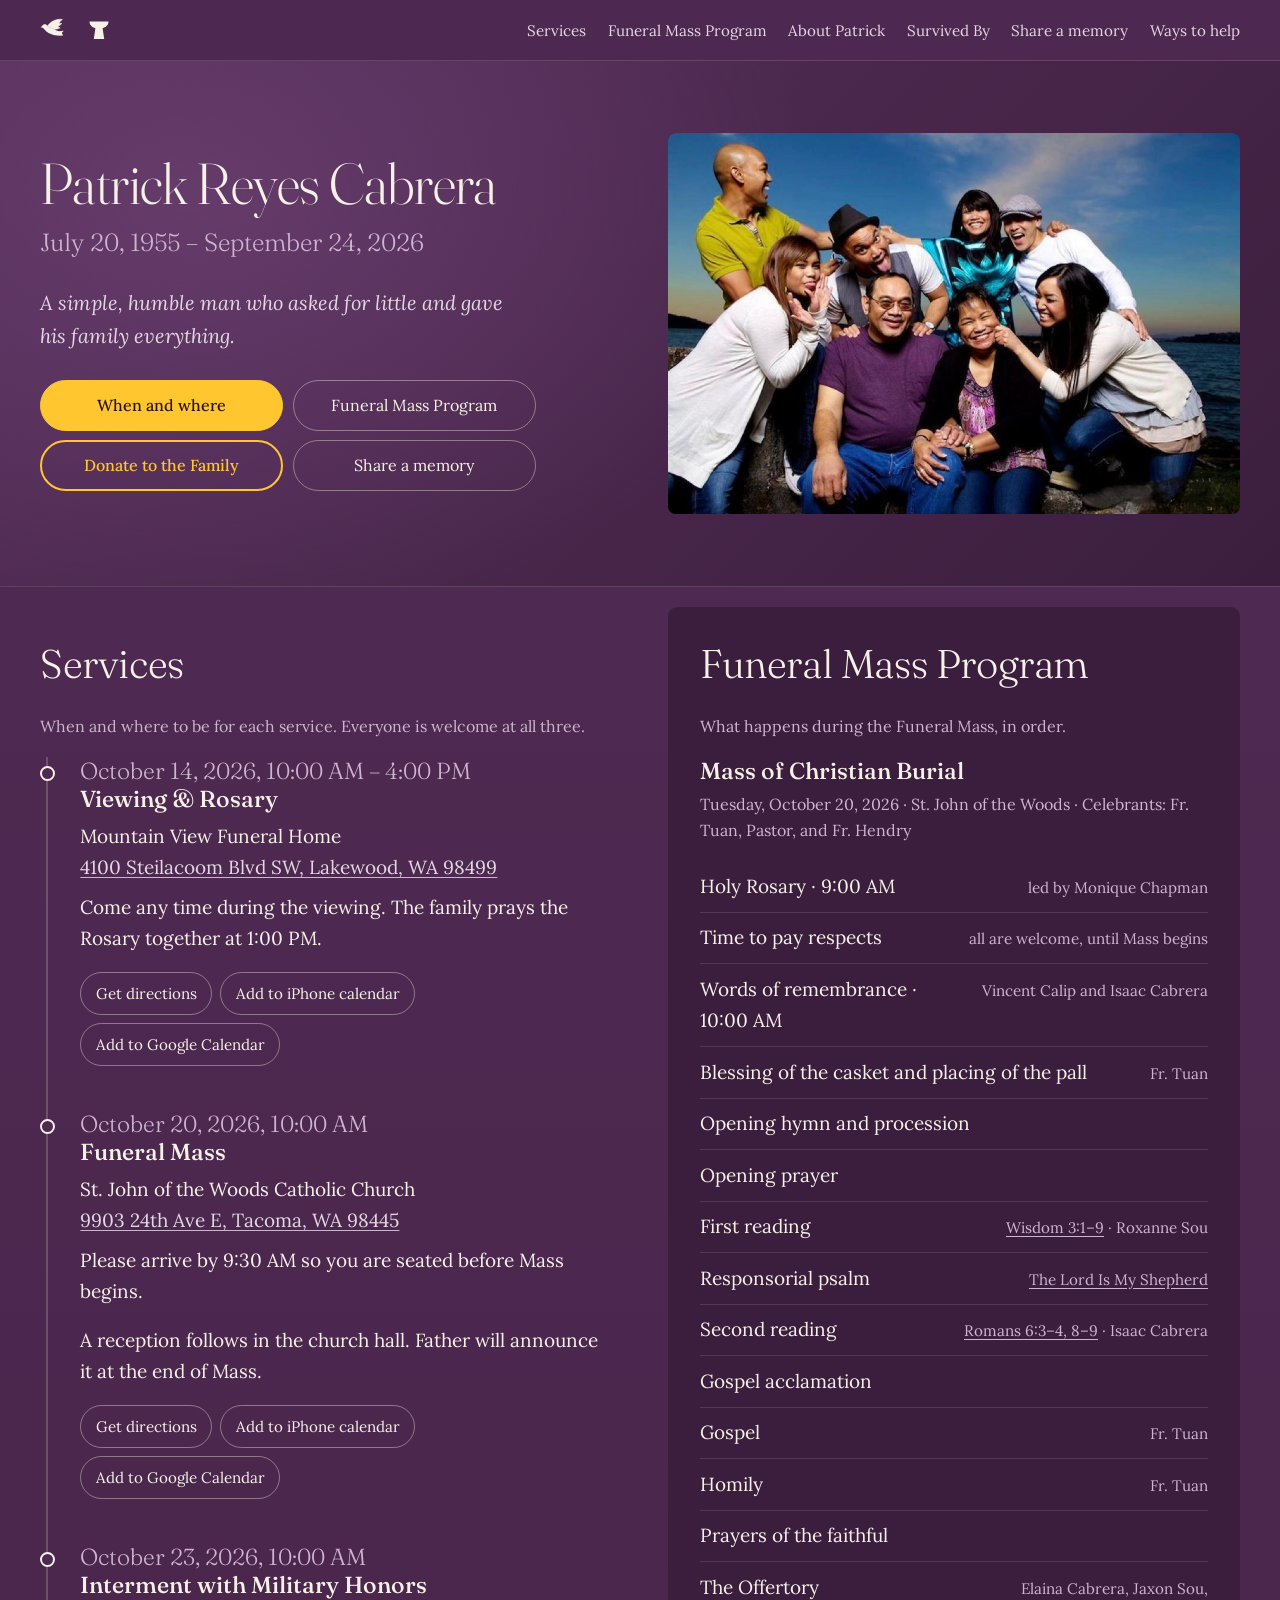
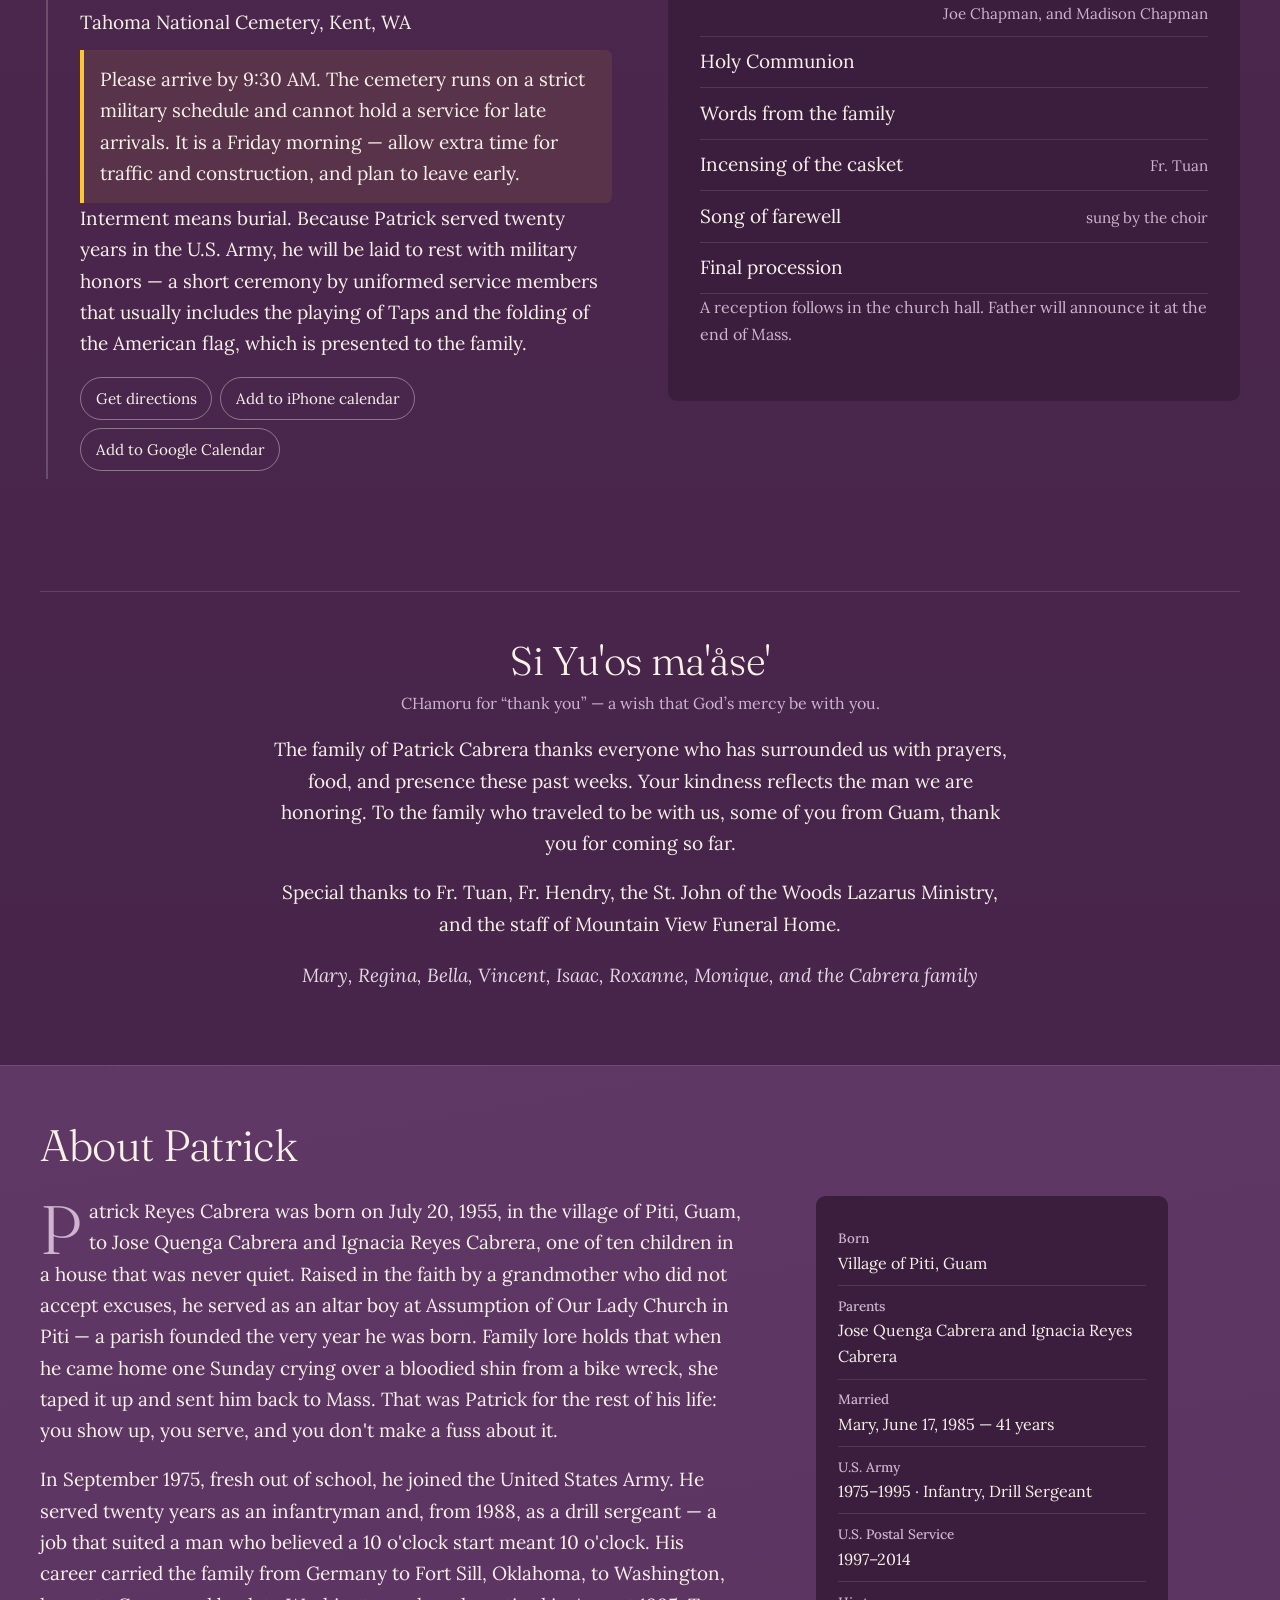
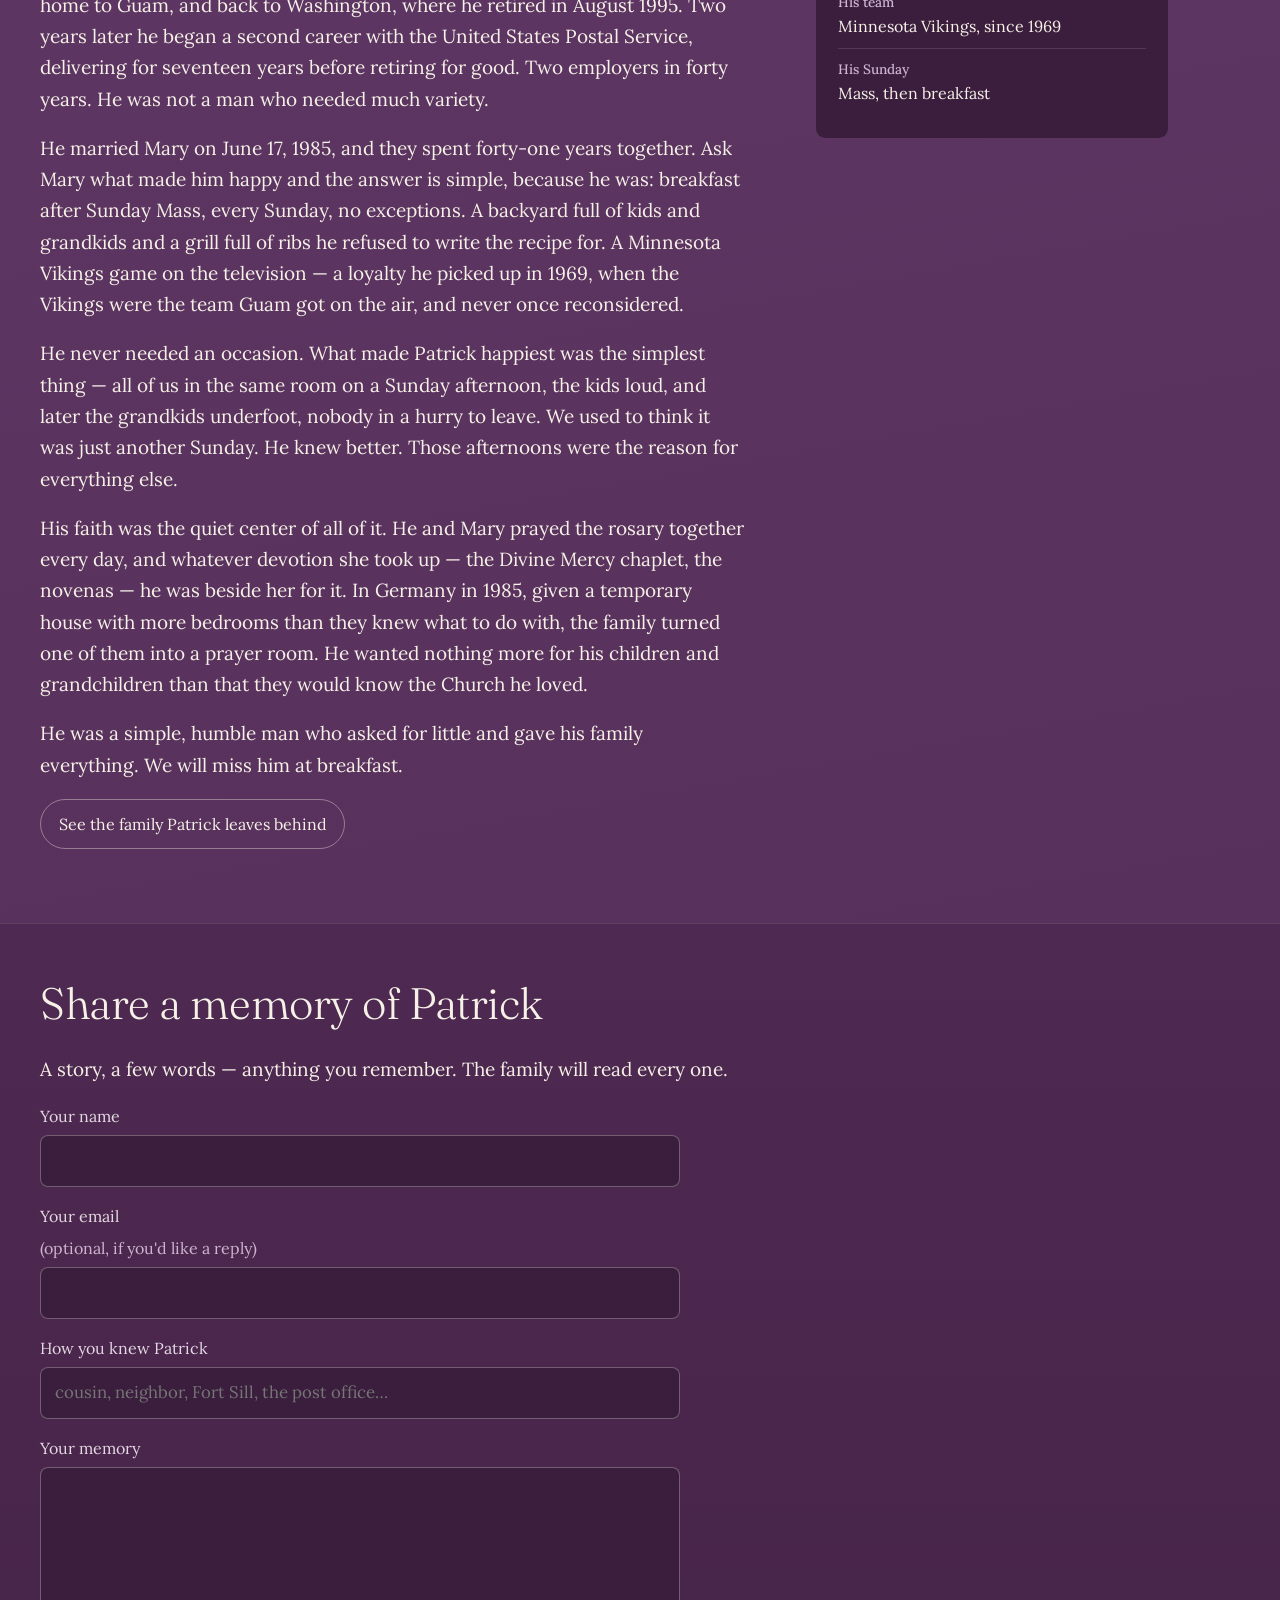
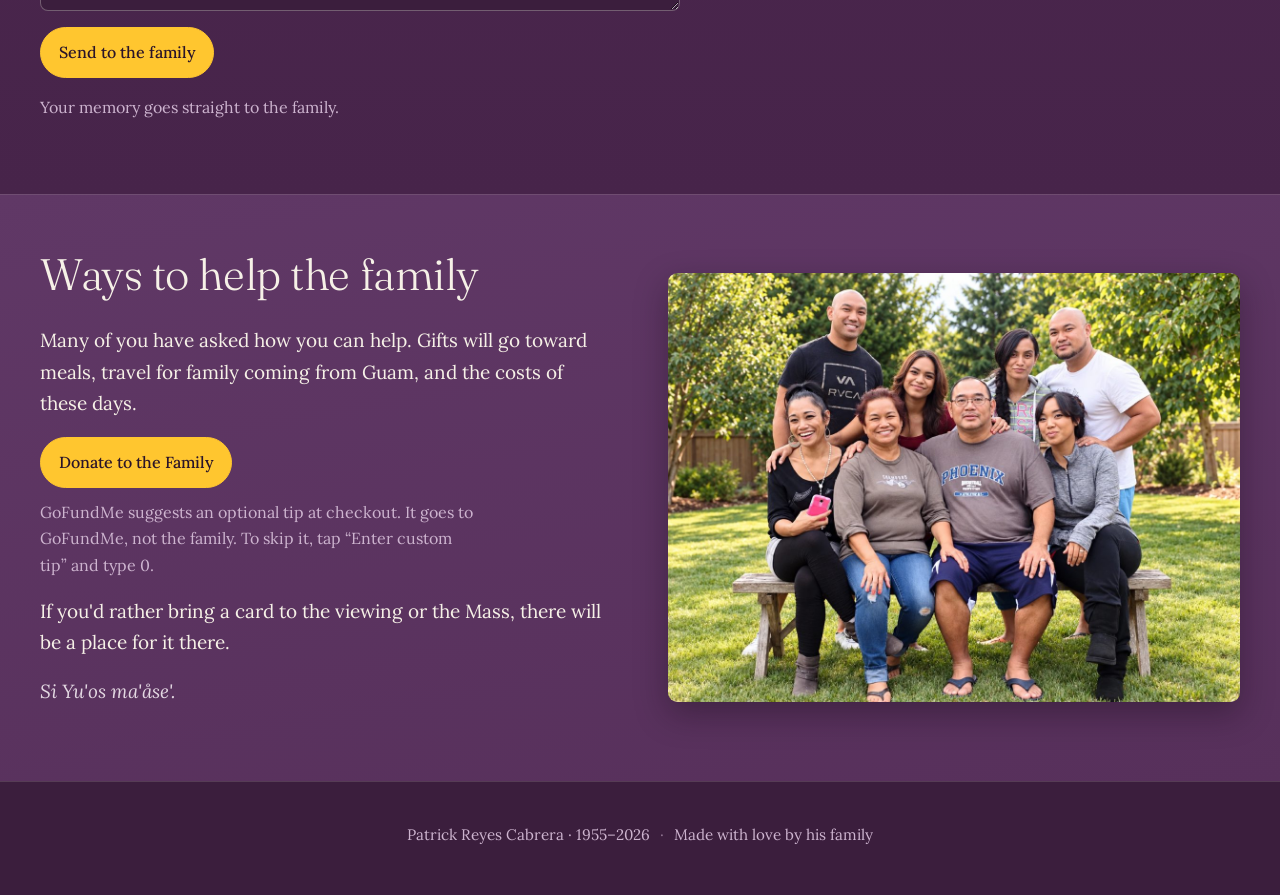
<file: index.html>
<!DOCTYPE html>
<!-- Generated by build.js from template.html + data.json. Do not edit this file directly. -->
<html lang="en">
<head>
<meta charset="utf-8">
<meta name="viewport" content="width=device-width, initial-scale=1, viewport-fit=cover">
<title>Patrick Reyes Cabrera · 1955–2026</title>
<meta name="description" content="Services, Funeral Mass program, and memories for Patrick Reyes Cabrera, July 20, 1955 – September 24, 2026.">
<link rel="preconnect" href="https://fonts.googleapis.com">
<link rel="preconnect" href="https://fonts.gstatic.com" crossorigin>
<link href="https://fonts.googleapis.com/css2?family=Fraunces:ital,opsz,wght@0,9..144,300;0,9..144,500;1,9..144,300&family=Lora:ital,wght@0,400;0,500;1,400&display=swap" rel="stylesheet">
<link rel="stylesheet" href="styles.css?v=23f5c890">
<script>document.documentElement.classList.add('js')</script>
</head>
<body>
<nav class="nav" aria-label="Site">
  <div class="wrap">
    <div class="marks">
      <a class="brand home" href="#top" aria-label="Home"><svg viewBox="0 0 24 24" width="28" height="28" aria-hidden="true" focusable="false"><g fill="currentColor"><path d="M2.2 9.6L3.6 8.6C4 7.4 5.2 6.8 6.4 7.1C7.2 7.3 7.8 7.9 8.1 8.6L13.9 11.4C15.2 12.2 16.6 12.8 18.2 13L22 12.6L20.4 14.6L21.6 16.8C18.6 17 15.8 16.8 13.3 16.2C10.2 15.5 7.4 14 5.8 11.8C5.2 11 4.6 10.4 3.9 10.1Z"/><path class="wing" stroke="currentColor" stroke-width=".4" stroke-linejoin="round" d="M8.1 8.6C9.6 6.2 12.6 3.8 16.4 3C18 2.7 19.6 2.7 21 3C19.6 3.9 18.6 5 17.9 6.2C18.9 6.1 19.8 6.2 20.5 6.5C19.2 7.4 18 8.4 16.9 9.4C17.7 9.5 18.4 9.8 19 10.2C17.4 11 15.6 11.4 13.9 11.4Z"/></g></svg></a>
      <a class="latte" href="#about" aria-label="About Patrick" title="About Patrick"><svg viewBox="0 0 24 24" width="24" height="24" aria-hidden="true" focusable="false"><path fill="currentColor" d="M2.5 3.5H21.5C21.5 7 18.8 9.4 15.6 10.2L17.2 21H6.8L8.4 10.2C5.2 9.4 2.5 7 2.5 3.5Z"/></svg></a>
    </div>
    <button class="menu-toggle" type="button" aria-expanded="false" aria-controls="site-menu" aria-label="Menu"><svg viewBox="0 0 24 24" width="26" height="26" aria-hidden="true" focusable="false" fill="none" stroke="currentColor" stroke-width="2" stroke-linecap="round"><path class="bars" d="M4 7h16M4 12h16M4 17h16"/><path class="x" d="M6 6l12 12M18 6L6 18"/></svg></button>
    <ul id="site-menu">
      <li><a href="#services">Services</a></li>
      <li><a href="#program">Funeral Mass Program</a></li>
      <li><a href="#about">About Patrick</a></li>
      <li><a href="survived-by/">Survived By</a></li>
      <li><a href="#memories">Share a memory</a></li>
      <li><a href="#give">Ways to help</a></li>
    </ul>
  </div>
</nav>

<header class="hero" id="top">
  <div class="slides" aria-label="Family photos">
    <figure class="slide" style="margin:0">
      <img src="photos/family.jpg" alt="Patrick and Mary seated on a seawall at sunset, surrounded by their laughing children" width="960" height="640">
    </figure>
  </div>
  <div class="wrap">
    <h1>Patrick Reyes Cabrera</h1>
    <p class="dates">July 20, 1955 – September 24, 2026</p>
    <p class="lede">A simple, humble man who asked for little and gave his family everything.</p>
    <div class="quick">
      <a class="btn gold" href="#services">When and where</a>
      <a class="btn" href="program/">Funeral Mass Program</a>
      <a class="btn gold-outline" href="https://www.gofundme.com/f/supporting-our-mom-after-the-loss-of-our-dad-jjjbe">Donate to the Family</a>
      <a class="btn" href="#memories">Share a memory</a>
    </div>
  </div>
</header>

<main>
<!-- Services and Funeral Mass Program sit side by side on desktop -->
<div class="plan">
<section id="services">
  <div class="wrap">
    <h2>Services</h2>
    <p class="muted small">When and where to be for each service. Everyone is welcome at all three.</p>
    <div class="events">

      <article class="event">
        <h3><span class="when"><span class="nw">October 14, 2026,</span> <span class="nw">10:00 AM – 4:00 PM</span></span> Viewing &amp; Rosary</h3>
        <p class="where">Mountain View Funeral Home<br><a href="https://maps.google.com/?q=4100+Steilacoom+Blvd+SW,+Lakewood,+WA+98499">4100 Steilacoom Blvd SW, Lakewood, WA 98499</a></p>
        <p>Come any time during the viewing. The family prays the Rosary together at 1:00 PM.</p>
        <div class="links">
          <a class="btn" href="https://maps.google.com/?q=4100+Steilacoom+Blvd+SW,+Lakewood,+WA+98499">Get directions</a>
          <a class="btn" href="calendar/viewing.ics">Add to iPhone calendar</a>
          <a class="btn" href="https://calendar.google.com/calendar/render?action=TEMPLATE&amp;text=Viewing+%26+Rosary+%C2%B7+Patrick+Cabrera&amp;dates=20261014T100000%2F20261014T160000&amp;ctz=America%2FLos_Angeles&amp;location=Mountain+View+Funeral+Home%2C+4100+Steilacoom+Blvd+SW%2C+Lakewood%2C+WA+98499&amp;details=10%3A00+AM+%E2%80%93+4%3A00+PM+%C2%B7+Rosary+at+1%3A00+PM%0A%0ACome+any+time+during+the+viewing.+The+family+prays+the+Rosary+together+at+1%3A00+PM.">Add to Google Calendar</a>
        </div>
      </article>

      <article class="event">
        <h3><span class="when"><span class="nw">October 20, 2026,</span> <span class="nw">10:00 AM</span></span> Funeral Mass</h3>
        <p class="where">St. John of the Woods Catholic Church<br><a href="https://maps.google.com/?q=9903+24th+Ave+E,+Tacoma,+WA+98445">9903 24th Ave E, Tacoma, WA 98445</a></p>
        <p>Please arrive by 9:30 AM so you are seated before Mass begins.</p>
        <p>A reception follows in the church hall. Father will announce it at the end of Mass.</p>
        <div class="links">
          <a class="btn" href="https://maps.google.com/?q=9903+24th+Ave+E,+Tacoma,+WA+98445">Get directions</a>
          <a class="btn" href="calendar/funeral-mass.ics">Add to iPhone calendar</a>
          <a class="btn" href="https://calendar.google.com/calendar/render?action=TEMPLATE&amp;text=Funeral+Mass+%C2%B7+Patrick+Cabrera&amp;dates=20261020T090000%2F20261020T113000&amp;ctz=America%2FLos_Angeles&amp;location=St.+John+of+the+Woods+Catholic+Church%2C+9903+24th+Ave+E%2C+Tacoma%2C+WA+98445&amp;details=Mass+begins+promptly+at+10%3A00+AM+%C2%B7+Rosary+at+9%3A00+AM%0A%0APlease+arrive+by+9%3A30+AM+so+you+are+seated+before+Mass+begins.%0A%0AA+reception+follows+in+the+church+hall.+Father+will+announce+it+at+the+end+of+Mass.">Add to Google Calendar</a>
        </div>
      </article>

      <article class="event">
        <h3><span class="when"><span class="nw">October 23, 2026,</span> <span class="nw">10:00 AM</span></span> Interment with Military Honors</h3>
        <p class="where">Tahoma National Cemetery, Kent, WA</p>
        <div class="notice"><p>Please arrive by 9:30 AM. The cemetery runs on a strict military schedule and cannot hold a service for late arrivals. It is a Friday morning — allow extra time for traffic and construction, and plan to leave early.</p></div>
        <p>Interment means burial. Because Patrick served twenty years in the U.S. Army, he will be laid to rest with military honors — a short ceremony by uniformed service members that usually includes the playing of Taps and the folding of the American flag, which is presented to the family.</p>
        <div class="links">
          <a class="btn" href="https://maps.google.com/?q=Tahoma+National+Cemetery,+Kent,+WA">Get directions</a>
          <a class="btn" href="calendar/interment.ics">Add to iPhone calendar</a>
          <a class="btn" href="https://calendar.google.com/calendar/render?action=TEMPLATE&amp;text=Interment+with+Military+Honors+%C2%B7+Patrick+Cabrera&amp;dates=20261023T093000%2F20261023T110000&amp;ctz=America%2FLos_Angeles&amp;location=Tahoma+National+Cemetery%2C+Kent%2C+WA&amp;details=10%3A00+AM+%C2%B7+Please+arrive+by+9%3A30+AM%0A%0AInterment+means+burial.+Because+Patrick+served+twenty+years+in+the+U.S.+Army%2C+he+will+be+laid+to+rest+with+military+honors+%E2%80%94+a+short+ceremony+by+uniformed+service+members+that+usually+includes+the+playing+of+Taps+and+the+folding+of+the+American+flag%2C+which+is+presented+to+the+family.%0A%0AThe+cemetery+runs+on+a+strict+military+schedule+and+cannot+hold+a+service+for+late+arrivals.+It+is+a+Friday+morning+%E2%80%94+allow+extra+time+for+traffic+and+construction%2C+and+plan+to+leave+early.">Add to Google Calendar</a>
        </div>
      </article>

    </div>
  </div>
</section>

<section id="program">
  <div class="wrap">
    <h2>Funeral Mass Program</h2>
    <p class="muted small">What happens during the Funeral Mass, in order.</p>
    <div class="program">
      <div>
        <h3>Mass of Christian Burial</h3>
        <p class="small muted">Tuesday, October 20, 2026 · St. John of the Woods · Celebrants: Fr. Tuan, Pastor, and Fr. Hendry</p>
        <ol class="order">
          <li><span>Holy Rosary · 9:00 AM</span><span>led by Monique Chapman</span></li>
          <li><span>Time to pay respects</span><span>all are welcome, until Mass begins</span></li>
          <li><span>Words of remembrance · 10:00 AM</span><span>Vincent Calip and Isaac Cabrera</span></li>
          <li><span>Blessing of the casket and placing of the pall</span><span>Fr. Tuan</span></li>
          <li><span>Opening hymn and procession</span><span></span></li>
          <li><span>Opening prayer</span><span></span></li>
          <li><span>First reading</span><span><a href="https://bible.usccb.org/bible/wisdom/3">Wisdom 3:1–9</a> · Roxanne Sou</span></li>
          <li><span>Responsorial psalm</span><span><a href="https://bible.usccb.org/bible/psalms/23">The Lord Is My Shepherd</a></span></li>
          <li><span>Second reading</span><span><a href="https://bible.usccb.org/bible/romans/6">Romans 6:3–4, 8–9</a> · Isaac Cabrera</span></li>
          <li><span>Gospel acclamation</span><span></span></li>
          <li><span>Gospel</span><span>Fr. Tuan</span></li>
          <li><span>Homily</span><span>Fr. Tuan</span></li>
          <li><span>Prayers of the faithful</span><span></span></li>
          <li><span>The Offertory</span><span><span class="nw">Elaina Cabrera,</span> <span class="nw">Jaxon Sou,</span> <span class="nw">Joe Chapman,</span> <span class="nw">and Madison Chapman</span></span></li>
          <li><span>Holy Communion</span><span></span></li>
          <li><span>Words from the family</span><span></span></li>
          <li><span>Incensing of the casket</span><span>Fr. Tuan</span></li>
          <li><span>Song of farewell</span><span>sung by the choir</span></li>
          <li><span>Final procession</span><span></span></li>
        </ol>
        <p class="small muted">A reception follows in the church hall. Father will announce it at the end of Mass.</p>
      </div>
    </div>
  </div>
</section>

<section id="thanks" class="thanks" aria-labelledby="thanks-h">
  <div class="wrap">
    <h2 id="thanks-h" lang="ch">Si Yu'os ma'åse'</h2>
    <p class="small muted">CHamoru for “thank you” — a wish that God’s mercy be with you.</p>
    <p>The family of Patrick Cabrera thanks everyone who has surrounded us with prayers, food, and presence these past weeks. Your kindness reflects the man we are honoring. To the family who traveled to be with us, some of you from Guam, thank you for coming so far.</p>
    <p>Special thanks to Fr. Tuan, Fr. Hendry, the St. John of the Woods Lazarus Ministry, and the staff of Mountain View Funeral Home.</p>
    <p class="lede-small">Mary, Regina, Bella, Vincent, Isaac, Roxanne, Monique, and the Cabrera family</p>
  </div>
</section>
</div>

<section id="about">
  <div class="wrap">
    <h2>About Patrick</h2>
    <div class="bio">
      <div class="text">
        <p>Patrick Reyes Cabrera was born on July 20, 1955, in the village of Piti, Guam, to Jose Quenga Cabrera and Ignacia Reyes Cabrera, one of ten children in a house that was never quiet. Raised in the faith by a grandmother who did not accept excuses, he served as an altar boy at Assumption of Our Lady Church in Piti — a parish founded the very year he was born. Family lore holds that when he came home one Sunday crying over a bloodied shin from a bike wreck, she taped it up and sent him back to Mass. That was Patrick for the rest of his life: you show up, you serve, and you don't make a fuss about it.</p>
        <p>In September 1975, fresh out of school, he joined the United States Army. He served twenty years as an infantryman and, from 1988, as a drill sergeant — a job that suited a man who believed a 10 o'clock start meant 10 o'clock. His career carried the family from Germany to Fort Sill, Oklahoma, to Washington, home to Guam, and back to Washington, where he retired in August 1995. Two years later he began a second career with the United States Postal Service, delivering for seventeen years before retiring for good. Two employers in forty years. He was not a man who needed much variety.</p>
        <p>He married Mary on June 17, 1985, and they spent forty-one years together. Ask Mary what made him happy and the answer is simple, because he was: breakfast after Sunday Mass, every Sunday, no exceptions. A backyard full of kids and grandkids and a grill full of ribs he refused to write the recipe for. A Minnesota Vikings game on the television — a loyalty he picked up in 1969, when the Vikings were the team Guam got on the air, and never once reconsidered.</p>
        <p>He never needed an occasion. What made Patrick happiest was the simplest thing — all of us in the same room on a Sunday afternoon, the kids loud, and later the grandkids underfoot, nobody in a hurry to leave. We used to think it was just another Sunday. He knew better. Those afternoons were the reason for everything else.</p>
        <p>His faith was the quiet center of all of it. He and Mary prayed the rosary together every day, and whatever devotion she took up — the Divine Mercy chaplet, the novenas — he was beside her for it. In Germany in 1985, given a temporary house with more bedrooms than they knew what to do with, the family turned one of them into a prayer room. He wanted nothing more for his children and grandchildren than that they would know the Church he loved.</p>
        <p>He was a simple, humble man who asked for little and gave his family everything. We will miss him at breakfast.</p>
        <p><a class="btn" href="survived-by/">See the family Patrick leaves behind</a></p>
      </div>
      <aside><ul class="facts">
        <li><b>Born</b>Village of Piti, Guam</li>
        <li><b>Parents</b>Jose Quenga Cabrera and Ignacia Reyes Cabrera</li>
        <li><b>Married</b>Mary, June 17, 1985 — 41 years</li>
        <li><b>U.S. Army</b>1975–1995 · Infantry, Drill Sergeant</li>
        <li><b>U.S. Postal Service</b>1997–2014</li>
        <li><b>His team</b>Minnesota Vikings, since 1969</li>
        <li><b>His Sunday</b>Mass, then breakfast</li>
      </ul></aside>
    </div>
  </div>
</section>

<section id="memories">
  <div class="wrap">
    <h2>Share a memory of Patrick</h2>
    <p>A story, a few words — anything you remember. The family will read every one.</p>
    <form id="memoryForm" action="https://formspree.io/f/moejwren" method="POST">
      <input type="hidden" name="_subject" value="A memory of Patrick">
      <p class="hp" aria-hidden="true"><label>Leave this empty<input name="_gotcha" tabindex="-1" autocomplete="off"></label></p>
      <label>Your name<input name="name" required autocomplete="name"></label>
      <label>Your email <span class="muted">(optional, if you'd like a reply)</span><input name="email" type="email" autocomplete="email" inputmode="email"></label>
      <label>How you knew Patrick<input name="relationship" placeholder="cousin, neighbor, Fort Sill, the post office…"></label>
      <label>Your memory<textarea name="memory" required></textarea></label>
      <div><button class="btn gold" type="submit">Send to the family</button></div>
      <p class="small muted" id="formNote" role="status" aria-live="polite">Your memory goes straight to the family.</p>
    </form>
  </div>
</section>
<section id="give">
  <div class="wrap give-grid">
    <div class="give-text">
      <h2>Ways to help the family</h2>
      <p>Many of you have asked how you can help. Gifts will go toward meals, travel for family coming from Guam, and the costs of these days.</p>
      <p><a class="btn gold" href="https://www.gofundme.com/f/supporting-our-mom-after-the-loss-of-our-dad-jjjbe">Donate to the Family</a></p>
      <p class="small muted tip-note">GoFundMe suggests an optional tip at checkout. It goes to GoFundMe, not the family. To skip it, tap “Enter custom tip” and type 0.</p>
      <p>If you'd rather bring a card to the viewing or the Mass, there will be a place for it there.</p>
      <p class="lede-small" lang="ch">Si Yu'os ma'åse'.</p>
    </div>
    <figure class="give-photo"><img src="photos/family-backyard.jpg" alt="Patrick seated on a wooden bench in a sunny backyard, surrounded by smiling family" width="1200" height="900" loading="lazy" decoding="async"></figure>
  </div>
</section>

</main>

<footer>
  <div class="wrap">
    <p class="footline"><span>Patrick Reyes Cabrera · 1955–2026</span><span>Made with love by his family</span></p>
  </div>
</footer>

<script>
// phone menu: open/close, close after choosing a link or pressing Escape
(function(){
  var nav=document.querySelector('.nav'), btn=nav.querySelector('.menu-toggle');
  function set(open){ nav.classList.toggle('open',open); btn.setAttribute('aria-expanded',open); }
  btn.addEventListener('click',function(){ set(!nav.classList.contains('open')); });
  nav.querySelectorAll('#site-menu a').forEach(function(a){ a.addEventListener('click',function(){ set(false); }); });
  document.addEventListener('keydown',function(e){ if(e.key==='Escape'&&nav.classList.contains('open')){ set(false); btn.focus(); } });
})();
(function(){
  var f=document.getElementById('memoryForm');
  // Sends to Formspree without leaving the page; without JavaScript the form still posts normally.
  var note=document.getElementById('formNote'), btn=f.querySelector('button[type=submit]');
  f.addEventListener('submit',function(e){
    e.preventDefault();
    var d=new FormData(f);
    d.set('_subject','A memory of Patrick from '+(d.get('name')||'a friend'));
    btn.disabled=true; note.textContent='Sending…';
    fetch(f.action,{method:'POST',body:d,headers:{Accept:'application/json'}})
      .then(function(r){ if(!r.ok) throw new Error(r.status); f.reset(); note.textContent='Thank you. Your memory was sent to the family.'; })
      .catch(function(){ note.textContent='Sorry, that didn\'t go through. Please check your connection and try again.'; })
      .then(function(){ btn.disabled=false; });
  });
})();
</script>
<script src="flowers.js?v=d448aa0e" defer></script>
</body>
</html>
</file>
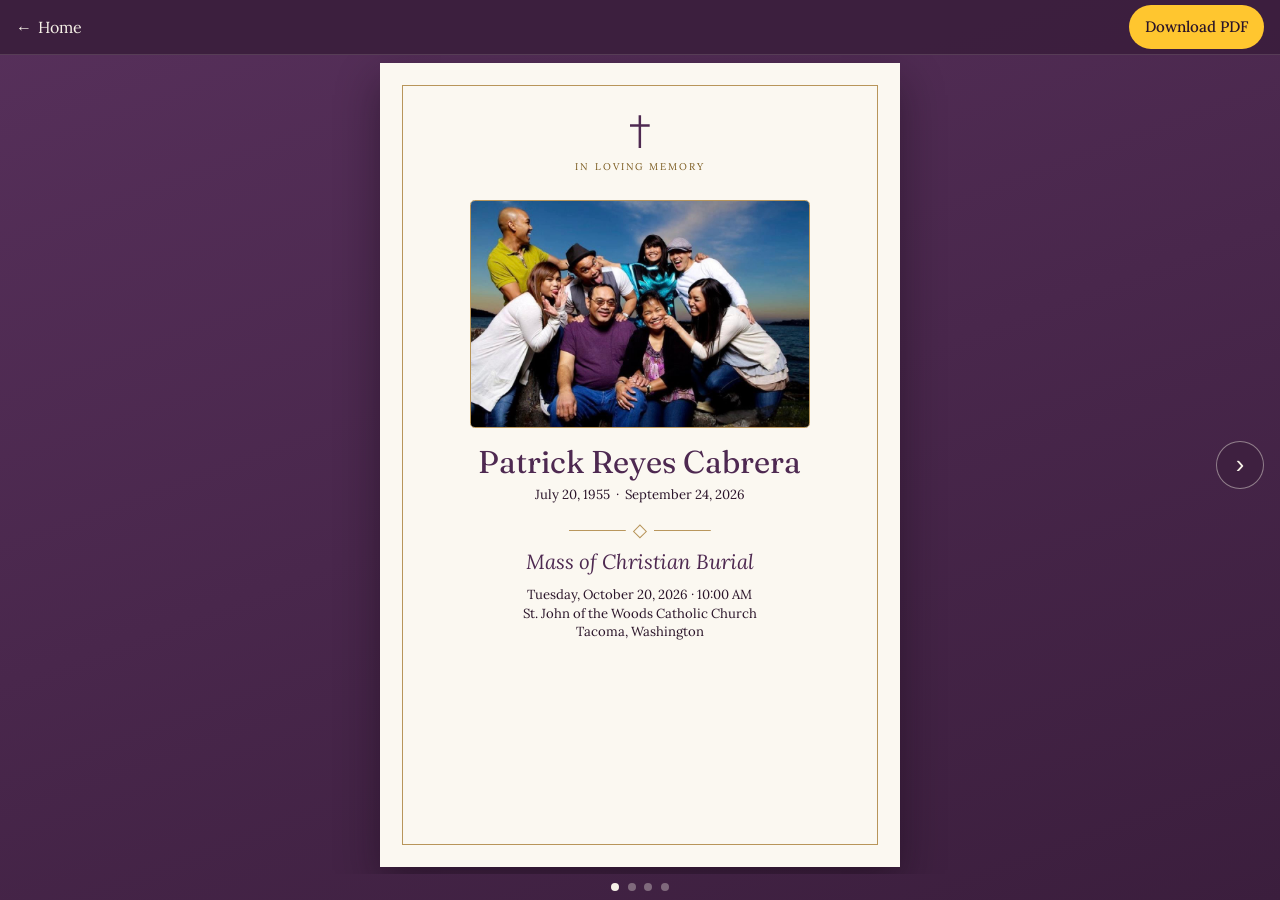
<file: program/index.html>
<!DOCTYPE html>
<html lang="en">
<head>
<meta charset="utf-8">
<meta name="viewport" content="width=device-width, initial-scale=1, viewport-fit=cover">
<title>Funeral Mass Program · Patrick Reyes Cabrera</title>
<meta name="description" content="The program for the Mass of Christian Burial for Patrick Reyes Cabrera, Tuesday, October 20, 2026, St. John of the Woods Catholic Church, Tacoma.">
<link rel="preconnect" href="https://fonts.googleapis.com">
<link rel="preconnect" href="https://fonts.gstatic.com" crossorigin>
<link href="https://fonts.googleapis.com/css2?family=Fraunces:ital,opsz,wght@0,9..144,300;0,9..144,400;1,9..144,300;1,9..144,400&family=Lora:ital,wght@0,400;0,500;1,400&display=swap" rel="stylesheet">
<link rel="stylesheet" href="book.css?v=13">
</head>
<body>
<!-- Web version of the printed program (program/patrick-cabrera-funeral-mass-program.pdf).
     Cover, Order of Service and Readings from Vince’s draft (trimmed 2026-10-12 at his request).
     The PDF download is generated from this page: see README.md. -->

<header class="bar">
  <a class="back" href="../"><span aria-hidden="true">←</span> Home</a>
  <a class="download" id="pdf" href="patrick-cabrera-funeral-mass-program.pdf?v=465cdab4" download title="PDF, about 300 KB"><span class="lbl-desk">Download PDF</span><span class="lbl-touch">View Full Screen</span></a>
</header>

<div class="wrapbook">
<button class="turn prev" type="button" id="prev" aria-controls="book" aria-label="Previous page">‹</button>
<button class="turn next" type="button" id="next" aria-controls="book" aria-label="Next page">›</button>
<main class="book" id="book" tabindex="0" aria-label="Funeral Mass Program, 4 pages. Swipe left or right to turn pages.">

  <article class="leaf" id="page-1" aria-label="Page 1 of 4: Cover">
    <div class="paper center cover">
      <svg class="cross" viewBox="0 0 24 40" width="20" height="34" aria-hidden="true" focusable="false"><path d="M10.5 0h3v11H24v3H13.5v26h-3V14H0v-3h10.5z" fill="currentColor"/></svg>
      <p class="label">In Loving Memory</p>
      <figure class="photo"><img src="../photos/family.jpg" alt="Patrick and Mary seated on a seawall at sunset, surrounded by their laughing children" width="960" height="640"></figure>
      <h1>Patrick Reyes Cabrera</h1>
      <p>July 20, 1955 &nbsp;·&nbsp; September 24, 2026</p>
      <span class="divider" aria-hidden="true"></span>
      <p class="sub" style="font-size:1.3rem">Mass of Christian Burial</p>
      <p><span class="nw">Tuesday, October 20, 2026</span> · <span class="nw">10:00 AM</span><br>St. John of the Woods Catholic Church<br>Tacoma, Washington</p>
    </div>
  </article>

  <article class="leaf" id="page-2" aria-label="Page 2 of 4: Order of Service">
    <div class="paper dense">
      <p class="label">Tuesday, October 20, 2026</p>
      <h2>Order of Service</h2>
      <p class="sub">Celebrants: Fr. Tuan, Pastor, and Fr. Hendry</p>
      <span class="divider" aria-hidden="true"></span>
      <h3>Before Mass · 9:00 AM</h3>
      <ul class="rows">
        <li><span>Holy Rosary</span><span>Led by Monique Chapman</span></li>
        <li><span>Time to Pay Respects</span><span>All are welcome, until Mass begins</span></li>
      </ul>
      <h3>Opening Rites · 10:00 AM</h3>
      <ul class="rows">
        <li><span>Words of Remembrance</span><span>Vincent Calip and Isaac Cabrera</span></li>
        <li><span>Blessing of the Casket and Placing of the Pall</span><span>Fr. Tuan</span></li>
        <li><span>Opening Hymn and Procession</span><span></span></li>
        <li><span>Opening Prayer</span><span></span></li>
      </ul>
      <h3>Liturgy of the Word</h3>
      <ul class="rows">
        <li><span>First Reading</span><span>Wisdom 3:1–9 · Roxanne Sou</span></li>
        <li><span>Responsorial Psalm</span><span>The Lord Is My Shepherd</span></li>
        <li><span>Second Reading</span><span>Romans 6:3–4, 8–9 · Isaac Cabrera</span></li>
        <li><span>Gospel Acclamation</span><span></span></li>
        <li><span>Gospel</span><span>Fr. Tuan</span></li>
        <li><span>Homily</span><span>Fr. Tuan</span></li>
        <li><span>Prayers of the Faithful</span><span></span></li>
      </ul>
      <h3>Liturgy of the Eucharist</h3>
      <ul class="rows">
        <li><span>The Offertory</span><span><span class="nw">Elaina Cabrera,</span> <span class="nw">Jaxon Sou,</span> <span class="nw">Joe Chapman,</span> <span class="nw">and Madison Chapman</span></span></li>
        <li><span>Holy Communion</span><span></span></li>
        <li><span>Words from the Family</span><span></span></li>
      </ul>
      <h3>Final Commendation</h3>
      <ul class="rows">
        <li><span>Incensing of the Casket</span><span>Fr. Tuan</span></li>
        <li><span>Song of Farewell</span><span>Sung by the choir</span></li>
        <li><span>Final Procession</span><span></span></li>
      </ul>
      <p class="after">A reception follows in the church hall.</p>
      <p class="folio">2</p>
    </div>
  </article>

  <!-- family-tree:start (generated by build.js from data.json.survivedBy; do not edit by hand) -->
  <article class="leaf" id="page-3" aria-label="Page 3 of 4: His Family">
    <div class="paper family">
      <h2>His Family</h2>
      <span class="divider" aria-hidden="true"></span>
      <h3>Patrick &amp; Mary’s family</h3>
      <div class="ftree"><div class="ftop"><div class="card self"><span class="name"><span class="cross-mark" aria-hidden="true">✝</span> Patrick Cabrera<span class="sr-only"> (deceased)</span></span><span class="with">&amp; Mary Cabrera</span></div></div>
        <ul class="fkids">
          <li><div class="card"><span class="name">Regina Calip</span></div></li>
          <li><div class="card"><span class="name">Bella Calip</span></div></li>
          <li><div class="card"><span class="name">Vincent Calip</span></div></li>
          <li><div class="card"><span class="name">Isaac Cabrera</span><span class="with">&amp; Val Cabrera</span></div></li>
          <li><div class="card"><span class="name">Roxanne Sou</span><span class="with">&amp; Sin Sou</span></div></li>
          <li><div class="card"><span class="name">Monique Chapman</span><span class="with">&amp; Joseph Chapman</span></div></li>
        </ul></div>
      <h3>His parents, brothers &amp; sisters</h3>
      <div class="ftree"><div class="ftop"><div class="card preceded"><span class="name"><span class="cross-mark" aria-hidden="true">✝</span> Jose Quenga Cabrera<span class="sr-only"> (deceased)</span></span><span class="with">&amp; <span class="cross-mark" aria-hidden="true">✝</span> Ignacia Reyes Cabrera<span class="sr-only"> (deceased)</span></span></div></div>
        <ul class="fkids">
          <li><div class="card"><span class="name">Frank Cabrera</span></div></li>
          <li><div class="card"><span class="name">Terry Duenas</span><span class="with">&amp; Frank Duenas</span></div></li>
          <li><div class="card preceded"><span class="name"><span class="cross-mark" aria-hidden="true">✝</span> Arthur Cabrera<span class="sr-only"> (deceased)</span></span></div></li>
          <li><div class="card self"><span class="name"><span class="cross-mark" aria-hidden="true">✝</span> Patrick Cabrera<span class="sr-only"> (deceased)</span></span><span class="with">&amp; Mary Cabrera</span></div></li>
          <li><div class="card"><span class="name">Martha Camacho</span><span class="with">&amp; Anthony Camacho</span></div></li>
          <li><div class="card"><span class="name">Marlene Cabrera</span></div></li>
          <li><div class="card preceded"><span class="name"><span class="cross-mark" aria-hidden="true">✝</span> Anthony Cabrera<span class="sr-only"> (deceased)</span></span></div></li>
          <li><div class="card"><span class="name">Marie Fegurgur</span><span class="with">&amp; Tomas Fegurgur</span></div></li>
          <li><div class="card preceded"><span class="name"><span class="cross-mark" aria-hidden="true">✝</span> Gerald Cabrera<span class="sr-only"> (deceased)</span></span></div></li>
          <li><div class="card"><span class="name">Joseph Cabrera</span><span class="with">&amp; Doreen Cabrera</span></div></li>
        </ul></div>
      <p class="flegend"><span aria-hidden="true">✝</span> has passed away</p>
      <p class="folio">3</p>
    </div>
  </article>
  <!-- family-tree:end -->

  <!-- back-cover:start (generated by build.js from data.json.program.thanks; do not edit by hand) -->
  <article class="leaf" id="page-4" aria-label="Page 4 of 4: With thanks">
    <div class="paper back">
      <h2 lang="ch">Si Yu'os ma'åse'</h2>
      <p class="sub">CHamoru for “thank you” — a wish that God’s mercy be with you.</p>
      <span class="divider" aria-hidden="true"></span>
      <p class="ack">The family of Patrick Cabrera thanks everyone who has surrounded us with prayers, food, and presence these past weeks. Your kindness reflects the man we are honoring. To the family who traveled to be with us, some of you from Guam, thank you for coming so far.</p>
      <p class="ack">Special thanks to Fr. Tuan, Fr. Hendry, the St. John of the Woods Lazarus Ministry, and the staff of Mountain View Funeral Home.</p>
      <p class="signoff">Mary, Regina, Bella, Vincent, Isaac, Roxanne, Monique, and the Cabrera family</p>
      <span class="divider" aria-hidden="true"></span>
      <p class="prayer">Eternal rest grant unto him, O Lord, and let perpetual light shine upon him. May he rest in peace. Amen.</p>
    </div>
  </article>
  <!-- back-cover:end -->

</main>
</div>

<div class="dots" aria-hidden="true"><span class="dot on"></span><span class="dot"></span><span class="dot"></span><span class="dot"></span></div>
<p class="sr-only" id="count" aria-live="polite">Page 1 of 4</p>

<script>
// Fit each page to the screen, and turn pages by swiping (native scroll-snap),
// side arrows (mouse users only), arrow keys, or #page-N links.
(function(){
  var book=document.getElementById('book'), leaves=[].slice.call(book.querySelectorAll('.leaf')),
      prev=document.getElementById('prev'), next=document.getElementById('next'), count=document.getElementById('count'),
      dots=[].slice.call(document.querySelectorAll('.dot')), n=leaves.length, cur=0;
  var PAGE_W=528, PAGE_H=816; // 5.5 x 8.5 in at 96 CSS px per inch
  function fit(){
    var w=leaves[0].clientWidth-16, h=leaves[0].clientHeight-16;
    document.documentElement.style.setProperty('--s', Math.max(.2, Math.min(w/PAGE_W, h/PAGE_H)).toFixed(4));
  }
  function show(i){ cur=i; count.textContent='Page '+(i+1)+' of '+n; prev.disabled=i===0; next.disabled=i===n-1;
    dots.forEach(function(d,k){ d.classList.toggle('on',k===i); }); }
  // While an arrow turn animates, the scroll listener must not read the half-way position.
  var turning=0;
  function jump(x){ book.style.scrollBehavior='auto'; book.scrollLeft=x; book.style.scrollBehavior=''; }
  function go(i){
    i=Math.max(0,Math.min(n-1,i)); var x=leaves[i].offsetLeft;
    clearTimeout(turning);
    // If the animated turn hasn't arrived (some browsers skip it), land on the page directly.
    turning=setTimeout(function(){ if(Math.abs(book.scrollLeft-x)>2) jump(x); turning=0; },700);
    book.scrollTo({left:x,behavior:matchMedia('(prefers-reduced-motion: reduce)').matches?'auto':'smooth'});
    history.replaceState(null,'','#page-'+(i+1)); show(i);
  }
  prev.addEventListener('click',function(){ go(cur-1); });
  next.addEventListener('click',function(){ go(cur+1); });
  document.addEventListener('keydown',function(e){ if(e.key==='ArrowRight'){e.preventDefault();go(cur+1);} if(e.key==='ArrowLeft'){e.preventDefault();go(cur-1);} });
  // Swipes: once scrolling settles, take the page nearest the centre.
  function settle(){ if(turning) return; var i=Math.round(book.scrollLeft/book.clientWidth); if(i!==cur){ show(i); history.replaceState(null,'','#page-'+(i+1)); } }
  var t; book.addEventListener('scroll',function(){ if(turning) return; clearTimeout(t); t=setTimeout(settle,150); },{passive:true});
  book.addEventListener('scrollend',settle);
  // On phones and tablets the PDF button opens the PDF full screen instead of downloading it.
  if(matchMedia('(hover: none) and (pointer: coarse)').matches){ var pdf=document.getElementById('pdf'); pdf.removeAttribute('download'); pdf.target='_blank'; pdf.rel='noopener'; }
  fit();
  var m=location.hash.match(/^#page-(\d+)$/); if(m){ var i=Math.max(0,Math.min(n-1,m[1]-1)); jump(leaves[i].offsetLeft); show(i); } else show(0);
  window.addEventListener('resize',function(){ fit(); jump(leaves[cur].offsetLeft); });
  if(document.fonts) document.fonts.ready.then(fit);
})();
</script>
<script src="../flowers.js?v=d448aa0e" defer></script>
</body>
</html>
</file>
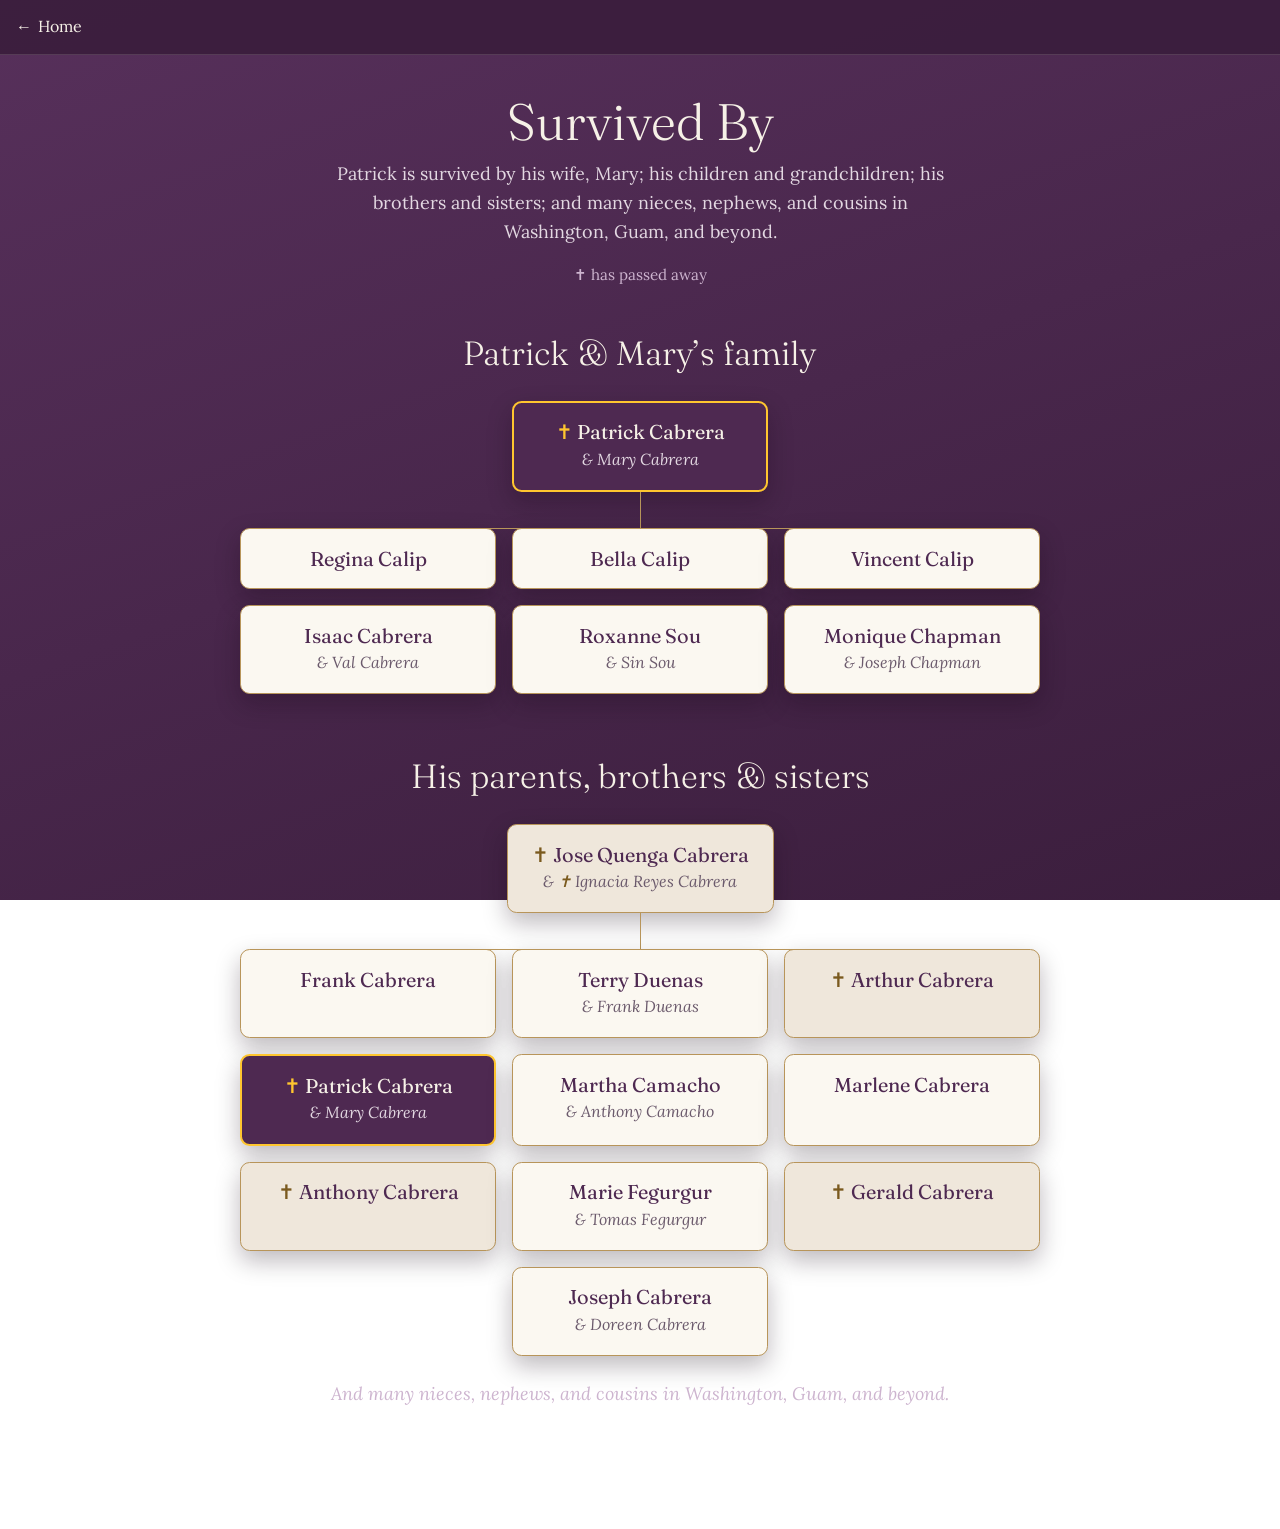
<file: survived-by/index.html>
<!DOCTYPE html>
<html lang="en">
<head>
<meta charset="utf-8">
<meta name="viewport" content="width=device-width, initial-scale=1, viewport-fit=cover">
<!-- Generated by build.js from data.json (survivedBy). Do not edit this file directly. -->
<title>Survived By · Patrick Reyes Cabrera</title>
<meta name="description" content="The family of Patrick Reyes Cabrera, 1955–2026.">
<link rel="preconnect" href="https://fonts.googleapis.com">
<link rel="preconnect" href="https://fonts.gstatic.com" crossorigin>
<link href="https://fonts.googleapis.com/css2?family=Fraunces:ital,opsz,wght@0,9..144,300;0,9..144,400;1,9..144,300&family=Lora:ital,wght@0,400;0,500;1,400&display=swap" rel="stylesheet">
<link rel="stylesheet" href="tree.css?v=e48b08d7">
</head>
<body>
<header class="bar"><a class="back" href="../"><span aria-hidden="true">←</span> Home</a></header>
<main>
  <h1>Survived By</h1>
  <p class="intro">Patrick is survived by his wife, Mary; his children and grandchildren; his brothers and sisters; and many nieces, nephews, and cousins in Washington, Guam, and beyond.</p>
  <p class="legend"><span aria-hidden="true">✝</span> has passed away</p>
  <section class="tree" aria-labelledby="t-patrick-marys-family">
    <h2 id="t-patrick-marys-family">Patrick &amp; Mary’s family</h2>
    <ul><li class="root"><div class="card self"><span class="name"><span class="cross-mark" aria-hidden="true">✝</span> Patrick Cabrera<span class="sr-only"> (deceased)</span></span><span class="with">&amp; Mary Cabrera</span></div>
      <ul class="kids">
        <li><div class="card"><span class="name">Regina Calip</span></div></li>
        <li><div class="card"><span class="name">Bella Calip</span></div></li>
        <li><div class="card"><span class="name">Vincent Calip</span></div></li>
        <li><div class="card"><span class="name">Isaac Cabrera</span><span class="with">&amp; Val Cabrera</span></div></li>
        <li><div class="card"><span class="name">Roxanne Sou</span><span class="with">&amp; Sin Sou</span></div></li>
        <li><div class="card"><span class="name">Monique Chapman</span><span class="with">&amp; Joseph Chapman</span></div></li>
      </ul></li></ul>
  </section>
  <section class="tree" aria-labelledby="t-his-parents-brothers-sisters">
    <h2 id="t-his-parents-brothers-sisters">His parents, brothers &amp; sisters</h2>
    <ul><li class="root"><div class="card preceded"><span class="name"><span class="cross-mark" aria-hidden="true">✝</span> Jose Quenga Cabrera<span class="sr-only"> (deceased)</span></span><span class="with">&amp; <span class="cross-mark" aria-hidden="true">✝</span> Ignacia Reyes Cabrera<span class="sr-only"> (deceased)</span></span></div>
      <ul class="kids">
        <li><div class="card"><span class="name">Frank Cabrera</span></div></li>
        <li><div class="card"><span class="name">Terry Duenas</span><span class="with">&amp; Frank Duenas</span></div></li>
        <li><div class="card preceded"><span class="name"><span class="cross-mark" aria-hidden="true">✝</span> Arthur Cabrera<span class="sr-only"> (deceased)</span></span></div></li>
        <li><div class="card self"><span class="name"><span class="cross-mark" aria-hidden="true">✝</span> Patrick Cabrera<span class="sr-only"> (deceased)</span></span><span class="with">&amp; Mary Cabrera</span></div></li>
        <li><div class="card"><span class="name">Martha Camacho</span><span class="with">&amp; Anthony Camacho</span></div></li>
        <li><div class="card"><span class="name">Marlene Cabrera</span></div></li>
        <li><div class="card preceded"><span class="name"><span class="cross-mark" aria-hidden="true">✝</span> Anthony Cabrera<span class="sr-only"> (deceased)</span></span></div></li>
        <li><div class="card"><span class="name">Marie Fegurgur</span><span class="with">&amp; Tomas Fegurgur</span></div></li>
        <li><div class="card preceded"><span class="name"><span class="cross-mark" aria-hidden="true">✝</span> Gerald Cabrera<span class="sr-only"> (deceased)</span></span></div></li>
        <li><div class="card"><span class="name">Joseph Cabrera</span><span class="with">&amp; Doreen Cabrera</span></div></li>
      </ul></li></ul>
    <p class="later">And many nieces, nephews, and cousins in Washington, Guam, and beyond.</p>
  </section>
</main>
<script src="../flowers.js?v=d448aa0e" defer></script>
</body>
</html>
</file>
<file: styles.css>
:root{
  --purple:#4E2951; --purple-deep:#3B1E3D; --purple-ink:#2A1429;
  --ivory:#F6F1E7; --ivory-dim:#E3D8E2; --lavender:#CDB4CF;
  --gold:#FFC62F;
  /* section tints: lightest values that keep lavender text at 4.5:1 or better */
  --plum-light:#603866; --plum-glow:#653B6A; --plum-mid:#57305B; --plum-low:#47244A;
  --display:"Fraunces", Georgia, "Times New Roman", serif;
  --body:"Lora", Georgia, "Times New Roman", serif;
  box-sizing:border-box;
  padding-top:env(safe-area-inset-top,0px); padding-bottom:env(safe-area-inset-bottom,0px);
}
:root:not([data-theme="light"]), :root[data-theme="dark"]{ color-scheme:dark; }
*,*::before,*::after{box-sizing:inherit}
html{scroll-padding-top:calc(env(safe-area-inset-top,0px) + 4.5rem); scroll-behavior:smooth}
@media (prefers-reduced-motion:reduce){html{scroll-behavior:auto}}
body{margin:0;background:var(--purple);color:var(--ivory);font-family:var(--body);font-size:1.1875rem;line-height:1.65;-webkit-font-smoothing:antialiased}
img{max-width:100%;display:block}
a{color:var(--ivory);text-decoration-color:var(--lavender);text-underline-offset:.18em}
a:hover{text-decoration-color:var(--gold)}
:focus-visible{outline:3px solid var(--gold);outline-offset:3px;border-radius:2px}
/* page width: narrow gutters on phones; wider column with roomier gutters on desktop */
:root{--page:min(100% - 2.5rem, 64rem)}
@media (min-width:60rem){:root{--page:min(100% - 5rem, 80rem)}}
.wrap{width:var(--page);margin-inline:auto}

/* nav */
.nav{position:sticky;top:env(safe-area-inset-top,0px);z-index:10;background:rgba(78,41,81,.92);backdrop-filter:blur(10px);border-bottom:1px solid rgba(246,241,231,.14)}
.nav .wrap{display:flex;align-items:center;justify-content:space-between;gap:1rem;min-height:3.75rem}
.nav .brand{font-family:var(--display);font-weight:500;font-size:1.05rem;text-decoration:none;letter-spacing:.01em}
.nav ul{list-style:none;margin:0;padding:0;display:flex;gap:1.35rem;overflow-x:auto;scrollbar-width:none}
.nav ul::-webkit-scrollbar{display:none}
.nav li a{text-decoration:none;font-size:.95rem;white-space:nowrap;color:var(--ivory-dim)}
.nav li a:hover{color:var(--ivory)}
.nav .home{display:inline-flex;align-items:center;justify-content:center;min-width:2.75rem;min-height:2.75rem;margin-left:-.6rem;color:var(--ivory);flex:none}
.nav .home:hover{opacity:.8}
/* dove (home) and latte stone (About Patrick) sit together at the left */
.nav .marks{display:flex;align-items:center;gap:.15rem;flex:none}
.nav .latte{display:inline-flex;align-items:center;justify-content:center;min-width:2.75rem;min-height:2.75rem;color:var(--ivory)}
.nav .latte:hover{opacity:.8}
/* dove: two gentle wingbeats on load, two more on hover/focus; none with reduced motion */
.nav .home .wing{transform-box:fill-box;transform-origin:30% 100%;animation:flap .6s ease-in-out .5s 2}
.nav .home:hover .wing,.nav .home:focus-visible .wing{animation:flap-again .6s ease-in-out 2}
@keyframes flap{0%,100%{transform:scaleY(1)}50%{transform:scaleY(-.3)}}
@keyframes flap-again{0%,100%{transform:scaleY(1)}50%{transform:scaleY(-.3)}}
@media (prefers-reduced-motion:reduce){.nav .home .wing{animation:none!important}}
/* menu button: phones only */
.menu-toggle{display:none;align-items:center;justify-content:center;background:none;border:0;color:var(--ivory);padding:0;width:2.75rem;height:2.75rem;margin-right:-.6rem;cursor:pointer;border-radius:.4rem}
.menu-toggle .x{display:none}.nav.open .menu-toggle .x{display:inline}.nav.open .menu-toggle .bars{display:none}
@media (max-width:56rem){html{scroll-padding-top:calc(env(safe-area-inset-top,0px) + 4.5rem)}.nav .wrap{flex-wrap:wrap;gap:0 1rem;min-height:3.5rem}.menu-toggle{display:inline-flex}.nav ul{flex-basis:100%;flex-direction:column;gap:0;overflow:visible;padding:0 0 .6rem}.js .nav ul{display:none}.js .nav.open ul{display:flex}.nav li a{display:block;padding:.8rem 0;font-size:1.125rem;color:var(--ivory);border-top:1px solid rgba(246,241,231,.12)}}

/* hero */
.hero{padding:0 0 3.5rem;background:linear-gradient(to bottom,var(--purple) 0,var(--purple) 45%,var(--purple-deep) 100%)}
.slides{position:relative;background:var(--purple-ink);aspect-ratio:3/2;overflow:hidden}
.slide{position:absolute;inset:0}
.slide img{width:100%;height:100%;object-fit:contain;display:block}
.slides::after{content:"";position:absolute;inset:auto 0 0 0;height:30%;pointer-events:none;background:linear-gradient(to bottom,rgba(78,41,81,0),var(--purple))}
.hero .wrap{margin-top:-3.25rem;position:relative}
.hero h1{font-family:var(--display);font-weight:300;font-size:min(5.5rem,calc((100vw - 2.5rem) / 8.2));white-space:nowrap;line-height:.98;margin:0 0 .6rem;letter-spacing:-.01em;font-variation-settings:"opsz" 144}
.hero .dates{font-family:var(--display);font-weight:300;font-size:clamp(1.2rem,2.6vw,1.55rem);color:var(--lavender);margin:0 0 1.4rem}
.hero .lede{font-size:1.25rem;max-width:40ch;margin:0 0 1.75rem;font-style:italic;color:var(--ivory-dim)}
/* hero buttons: an even grid, one column on phones, 2 x 2 from small tablets up */
.hero .quick{display:grid;grid-template-columns:minmax(0,1fr);gap:.6rem;max-width:31rem}
.hero .quick .btn{text-align:center}
@media (min-width:30rem){.hero .quick{grid-template-columns:repeat(2,minmax(0,1fr))}}
.btn{display:inline-block;padding:.7rem 1.1rem;border:1px solid rgba(246,241,231,.4);border-radius:999px;text-decoration:none;font-size:1rem;color:var(--ivory)}
.btn:hover{border-color:var(--gold)}
.btn.gold{background:var(--gold);color:var(--purple-ink);border-color:var(--gold);font-weight:500}
.btn.gold:hover{background:#ffd666}
/* secondary call to action: gold outline, so it stands out without competing with the solid gold button */
.btn.gold-outline{border:2px solid var(--gold);color:var(--gold);font-weight:500;padding:calc(.7rem - 1px) calc(1.1rem - 1px)}
.btn.gold-outline:hover{background:rgba(255,198,47,.12)}
@media (max-width:46rem){.hero .wrap{margin-top:-1.5rem}}
/* desktop: two equal columns, text left and photo right, no fades */
@media (min-width:60rem){.hero{display:grid;grid-template-columns:1fr 1fr;gap:3.5rem;align-items:center;padding:4.5rem calc((100% - var(--page)) / 2);background:radial-gradient(70% 120% at 15% 25%,var(--plum-glow) 0%,rgba(101,59,106,0) 70%),linear-gradient(135deg,var(--plum-mid) 0%,var(--purple-deep) 100%)}.hero .wrap{grid-column:1;grid-row:1;width:auto;margin:0}.slides{grid-column:2;grid-row:1;border-radius:.5rem}.slides::after{display:none}.hero h1{font-size:min(4.6vw,3.6rem)}}

/* sections */
section{padding:3.5rem 0;border-top:1px solid rgba(246,241,231,.14)}
/* alternating section backgrounds */
.plan{background:linear-gradient(to bottom,var(--purple) 0%,var(--plum-low) 100%)}
.plan > section{background:none}
#about{background:linear-gradient(170deg,var(--plum-light) 0%,var(--plum-mid) 100%)}
#memories{background:linear-gradient(to bottom,var(--purple) 0%,var(--plum-low) 100%)}
#give{background:linear-gradient(170deg,var(--plum-light) 0%,var(--plum-mid) 100%)}
.give-photo{margin:2rem 0 0}
.give-photo img{width:100%;height:auto;border-radius:.6rem;box-shadow:0 12px 32px rgba(20,8,20,.35)}
@media (min-width:60rem){.give-grid{display:grid;grid-template-columns:minmax(0,1fr) minmax(0,1fr);gap:3.5rem;align-items:center}.give-photo{margin:0}}
.tip-note{margin-top:-.4rem;max-width:44ch}
.btn-placeholder{opacity:.6;cursor:not-allowed;margin-right:.5rem}
.lede-small{font-style:italic;color:var(--ivory-dim)}
h2{font-family:var(--display);font-weight:300;font-size:clamp(2rem,4.5vw,2.75rem);line-height:1.05;margin:0 0 1.75rem;letter-spacing:-.01em}
h3{font-family:var(--display);font-weight:500;font-size:1.45rem;line-height:1.2;margin:0 0 .35rem}
p{margin:0 0 1.1rem;max-width:68ch}
.muted{color:var(--lavender)}
.small{font-size:1rem}

/* services timeline */
.events{display:grid;gap:0;border-left:2px solid rgba(246,241,231,.2);margin-left:.4rem}
.event{position:relative;padding:0 0 2.75rem 2rem}
.event:last-child{padding-bottom:.5rem}
.event::before{content:"";position:absolute;left:-.55rem;top:.55rem;width:.95rem;height:.95rem;border-radius:50%;background:var(--purple);border:2px solid var(--ivory)}
.event h3{margin-bottom:.5rem}
.event h3 .when{display:block;font-weight:300;color:var(--lavender)}
@media (max-width:46rem){.event h3 .when{font-size:1.15rem}}
.nw{white-space:nowrap}
.event .where{margin:0 0 .5rem}
.event .where a{color:var(--ivory-dim)}
.event ul{margin:.5rem 0 1rem;padding-left:1.2rem}
.event li{margin-bottom:.35rem}
.event .links{display:flex;flex-wrap:wrap;gap:.5rem;margin-top:.9rem}
.event .links .btn{font-size:.95rem;padding:.5rem .9rem}
.notice{border-left:4px solid var(--gold);background:rgba(255,198,47,.08);padding:.85rem 1rem;margin:.75rem 0 0;max-width:62ch;border-radius:0 .4rem .4rem 0}
.notice p{margin:0}
.tbd{color:var(--gold);font-style:italic}
.pending{display:inline-block;font-size:.9rem;color:var(--purple-ink);background:var(--gold);padding:.1rem .55rem;border-radius:999px;vertical-align:middle;margin-left:.3rem;font-style:normal}

/* bio */
.bio{display:grid;gap:2rem}
@media (min-width:56rem){.bio{grid-template-columns:minmax(0,44rem) 22rem;gap:4.5rem}}
.portrait{width:100%;border-radius:50% 50% 1.25rem 1.25rem / 42% 42% 1.25rem 1.25rem;overflow:hidden;background:var(--purple-deep)}
.bio aside{align-self:start}
.bio .text p:first-of-type::first-letter{font-family:var(--display);font-weight:300;font-size:3.6em;float:left;line-height:.8;padding:.08em .12em 0 0;color:var(--lavender)}
.facts{list-style:none;margin:0;padding:1.4rem;background:var(--purple-deep);border-radius:.6rem;font-size:1rem;align-self:start}
.facts li{padding:.55rem 0;border-bottom:1px solid rgba(246,241,231,.12)}
.facts li:last-child{border:0}
.facts b{display:block;font-weight:500;color:var(--lavender);font-size:.85rem}

/* program */
.program{display:grid;gap:2.5rem}
@media (min-width:56rem){.program{grid-template-columns:1fr 1fr;gap:4rem}}
/* desktop: Services and Program side by side */
@media (min-width:60rem){.plan{display:grid;grid-template-columns:1fr 1fr;gap:3.5rem;align-items:start;padding-inline:calc((100% - var(--page)) / 2);border-top:1px solid rgba(246,241,231,.14)}.plan > section{border-top:0}.plan .wrap{width:auto}.plan .program{grid-template-columns:1fr;gap:2.5rem}#program{background:var(--purple-deep);border-radius:.6rem;padding:2.25rem 2rem;margin:1.25rem 0 3.5rem}.plan h2{font-size:2.5rem;white-space:nowrap}}
.order{list-style:none;margin:0;padding:0}
.order li{display:grid;grid-template-columns:1fr auto;gap:1rem;padding:.6rem 0;border-bottom:1px solid rgba(246,241,231,.12);align-items:baseline}
.order li span:last-child a{color:inherit}
/* family thanks: one centred block under Services and the Program, spanning both columns on desktop */
.thanks{text-align:center;border-top:1px solid rgba(246,241,231,.14)}
.thanks .wrap > *{max-width:46rem;margin-left:auto;margin-right:auto}
.thanks h2{margin-bottom:.5rem}
.thanks .lede-small{margin-top:1.25rem}
.plan > .thanks{border-top:1px solid rgba(246,241,231,.14)}
@media (min-width:60rem){.plan > .thanks{grid-column:1 / -1;padding:3rem 0 3.5rem}}
.order li span:last-child{font-size:.95rem;color:var(--lavender);text-align:right;max-width:18rem}
.scripture{font-style:italic;color:var(--ivory-dim);margin:1rem 0 .25rem}
.scripture a{color:var(--ivory)}
.reading-note{font-size:1.125rem;color:var(--ivory-dim);margin:0 0 .9rem}

/* form */
form{display:grid;gap:1rem;max-width:40rem}
.hp{position:absolute;left:-9999px;width:1px;height:1px;overflow:hidden}
button[disabled]{opacity:.7;cursor:wait}
label{display:grid;gap:.35rem;font-size:1rem;color:var(--ivory-dim)}
input,textarea{font:inherit;font-size:1.05rem;padding:.7rem .85rem;border-radius:.5rem;border:1px solid rgba(246,241,231,.3);background:var(--purple-deep);color:var(--ivory)}
textarea{min-height:9rem;resize:vertical}
button{font:inherit;cursor:pointer}

/* footer */
footer{padding:2.5rem 0 3rem;background:var(--purple-deep);border-top:1px solid rgba(246,241,231,.14);font-size:.95rem;color:var(--lavender)}
footer p{margin:0;max-width:none}
.footline{display:flex;flex-wrap:wrap;justify-content:center;text-align:center;gap:.25rem 0}
.footline span{white-space:nowrap}
.footline span + span::before{content:"·";padding:0 .65rem;color:rgba(205,180,207,.6)}
@media (max-width:46rem){.footline{flex-direction:column}.footline span{white-space:normal}.footline span + span::before{content:none}}
@media print{
  body{background:#fff;color:#111;font-size:11pt}
  .nav,.hero .quick,form,#memories,footer,.event .links{display:none}
  section{border-color:#ccc;padding:1.2rem 0}
  .hero,.plan,section,#program{background:none!important}
  .facts{background:#f3f3f3;color:#111}
  h1,h2,h3,.event .when{color:#111}
  .muted,.event .where a,.order li span:last-child{color:#444}
}
</file>
<file: program/book.css>
/* Funeral Mass Program booklet.
   Each page is laid out at its true printed size (5.5 x 8.5 in) and scaled to fit the screen,
   so a whole page is always visible without scrolling, and the screen matches the PDF exactly.
   The PDF download is printed from this same page: see README.md. */
:root{
  --plum:#4E2951; --plum-deep:#3B1E3D; --ink:#2A1429; --ivory:#F6F1E7; --lavender:#CDB4CF; --gold:#FFC62F;
  --paper:#FBF8F1; --paper-ink:#2A1429; --paper-plum:#4E2951; --paper-gold:#7A5A1E; --paper-muted:#6B5A6C; --rule:#B8955A;
  --display:"Fraunces", Georgia, "Times New Roman", serif;
  --body:"Lora", Georgia, "Times New Roman", serif;
  --s:.6; /* page scale, set by the script to fit the screen */
}
*{box-sizing:border-box}
html,body{height:100%}
body{margin:0;background:linear-gradient(160deg,#57305B 0%,var(--plum-deep) 100%) fixed;color:var(--ivory);font-family:var(--body);-webkit-font-smoothing:antialiased;display:flex;flex-direction:column;height:100vh;height:100dvh;overflow:hidden}
:focus-visible{outline:3px solid var(--gold);outline-offset:3px;border-radius:2px}
a{color:inherit}
.sr-only{position:absolute;width:1px;height:1px;margin:-1px;overflow:hidden;clip:rect(0 0 0 0);white-space:nowrap}

/* top bar */
.bar{flex:none;display:flex;align-items:center;justify-content:space-between;gap:.75rem;min-height:3.25rem;padding:.3rem max(1rem,env(safe-area-inset-left));background:rgba(59,30,61,.94);border-bottom:1px solid rgba(246,241,231,.14)}
.back{text-decoration:none;font-size:1rem;display:inline-flex;align-items:center;gap:.35rem;min-height:2.75rem}
.download{display:inline-flex;align-items:center;background:var(--gold);color:var(--ink);text-decoration:none;font-weight:500;font-size:.95rem;padding:.5rem 1rem;border-radius:999px;min-height:2.75rem;white-space:nowrap}
.download:hover{background:#ffd666}
/* one button, two labels: Download PDF on computers, View Full Screen on phones and tablets */
.lbl-touch{display:none}
@media (hover:none) and (pointer:coarse){.lbl-desk{display:none}.lbl-touch{display:inline}}

/* the book: swipe sideways between whole pages */
.wrapbook{flex:1;min-height:0;position:relative}
.book{height:100%;display:flex;overflow-x:auto;overflow-y:hidden;scroll-snap-type:x mandatory;scroll-behavior:smooth;overscroll-behavior-x:contain;scrollbar-width:none;touch-action:pan-x pinch-zoom}
.book::-webkit-scrollbar{display:none}
.leaf{flex:0 0 100%;scroll-snap-align:center;scroll-snap-stop:always;display:flex;align-items:center;justify-content:center;overflow:hidden;padding:.5rem}

/* one printed page: 5.5 x 8.5 in */
.paper{flex:none;zoom:var(--s);width:5.5in;height:8.5in;display:flex;flex-direction:column;background:var(--paper);color:var(--paper-ink);font-size:10pt;line-height:1.4;padding:.55in .5in .45in;outline:1px solid var(--rule);outline-offset:-.25in;box-shadow:0 18px 40px rgba(20,8,20,.45)}
.paper .folio{margin:auto 0 0;text-align:center;color:var(--paper-muted);font-size:9pt}

/* type on the page */
.label{text-transform:uppercase;letter-spacing:.2em;font-size:7.5pt;color:var(--paper-gold);text-align:center;margin:0 0 .5rem}
.paper h1,.paper h2{font-family:var(--display);font-weight:400;color:var(--paper-plum);line-height:1.1;text-align:center;margin:0 0 .35rem}
.paper h1{font-size:24pt}
.paper h2{font-size:19pt}
.paper h3{text-transform:uppercase;letter-spacing:.16em;font-size:7.5pt;font-weight:500;color:var(--paper-gold);margin:.85rem 0 .3rem;padding-bottom:.2rem;border-bottom:1px solid var(--rule)}
.paper p{margin:0 0 .6rem}
.center{text-align:center}
.nw{white-space:nowrap}
.sub{font-style:italic;color:var(--paper-plum);text-align:center;font-size:11pt}
.divider{display:block;width:9rem;height:.8rem;margin:.7rem auto;background:linear-gradient(var(--rule),var(--rule)) left center/40% 1px no-repeat,linear-gradient(var(--rule),var(--rule)) right center/40% 1px no-repeat}
.divider::after{content:"";display:block;width:.5rem;height:.5rem;margin:0 auto;transform:translateY(.15rem) rotate(45deg);border:1px solid var(--rule)}
.cross{display:block;margin:0 auto .75rem;color:var(--paper-plum)}
.photo{margin:.9rem 0}
.photo img{display:block;width:100%;height:auto;border-radius:.3rem;border:1px solid var(--rule)}
.tba{font-style:italic;color:var(--paper-muted)}
.rows{list-style:none;margin:0;padding:0}
.rows li{display:flex;justify-content:space-between;align-items:baseline;gap:1rem;padding:.16rem 0;border-bottom:1px solid rgba(184,149,90,.35)}
.rows li span:last-child{font-style:italic;text-align:right;color:var(--paper-muted);font-size:9.5pt}
.reading{margin:0 0 1rem}
/* the Order of Service has the most lines: a slightly tighter setting so it stays on one page */
.paper.dense{font-size:9.5pt;padding-top:.5in}
.dense .rows li{padding:.07rem 0}
.rows li span:first-child{white-space:nowrap}
.dense .rows li span:last-child{line-height:1.25}
.dense .rows li span:last-child{font-size:9pt}
.paper.dense h3{margin:.5rem 0 .15rem}
.dense .divider{margin:.45rem auto}
.dense .sub{font-size:10.5pt}
.paper .after{margin:.7rem 0 0;text-align:center;font-style:italic;color:var(--paper-plum);font-size:9.5pt}
.reading .ref a{color:inherit}
.reading .ref{font-style:italic;color:var(--paper-plum);margin:0 0 .3rem}
.paper a{text-decoration:none}

/* page dots: a slim strip instead of buttons */
.dots{flex:none;display:flex;justify-content:center;align-items:center;gap:.55rem;height:1.6rem;padding-bottom:env(safe-area-inset-bottom)}
.dot{width:.5rem;height:.5rem;border-radius:50%;background:rgba(246,241,231,.35)}
.dot.on{background:var(--ivory)}

/* side arrows for mouse users only (a mouse can't swipe); hidden on phones and tablets */
.turn{display:none}
@media (hover:hover) and (pointer:fine){
  .turn{display:flex;align-items:center;justify-content:center;position:absolute;top:50%;transform:translateY(-50%);width:3rem;height:3rem;border-radius:50%;border:1px solid rgba(246,241,231,.45);background:rgba(59,30,61,.6);color:var(--ivory);font-size:1.6rem;line-height:1;cursor:pointer;z-index:2}
  .turn:hover:not([disabled]){border-color:var(--gold)}
  .turn[disabled]{opacity:0;pointer-events:none}
  .turn.prev{left:1rem}.turn.next{right:1rem}
}
@media (prefers-reduced-motion:reduce){.book{scroll-behavior:auto}}

/* print = the downloadable PDF */
@page{size:5.5in 8.5in;margin:0}
@media print{
  html,body{height:auto;overflow:visible;display:block;background:#fff;-webkit-print-color-adjust:exact;print-color-adjust:exact}
  .bar,.dots,.turn{display:none!important}
  .wrapbook,.book{display:block;overflow:visible;height:auto}
  .leaf{display:block;overflow:hidden;padding:0;width:5.5in;height:8.5in;break-after:page;page-break-after:always}
  .leaf:last-child{break-after:auto;page-break-after:auto}
  .paper{zoom:1!important;box-shadow:none}
}

/* page 3: the family tree, generated by build.js from data.json.survivedBy */
.paper.family h3{margin:1rem 0 .45rem;text-align:center;border-bottom:0;padding-bottom:0}
.ftree{display:flex;flex-direction:column;align-items:center;margin:0 0 .35rem}
.ftop .card{min-width:13rem}
.fkids{position:relative;list-style:none;margin:1.1rem 0 0;padding:.7rem 0 0;display:flex;flex-wrap:wrap;justify-content:center;gap:.4rem;width:100%}
.fkids::before{content:"";position:absolute;top:-1.1rem;left:50%;width:1px;height:1.1rem;background:var(--rule)}
.fkids::after{content:"";position:absolute;top:0;left:16%;right:16%;height:1px;background:var(--rule)}
.fkids li{display:flex;flex:0 0 calc((100% - .8rem) / 3)}
.paper .card{flex:1;background:#fff;border:1px solid var(--rule);border-radius:.3rem;padding:.45rem .35rem;text-align:center;line-height:1.25}
.paper .card .name{display:block;font-family:var(--display);font-size:9.5pt;color:var(--paper-plum)}
.paper .card .with{display:block;font-size:8.5pt;font-style:italic;color:var(--paper-muted)}
.paper .card.self{background:var(--paper-plum);border-color:#C9A227}
.paper .card.self .name{color:#FBF8F1}.paper .card.self .with{color:#E3D8E2}
.paper .card.preceded{background:#F1EADF}
.paper .cross-mark{color:var(--paper-gold)}.paper .card.self .cross-mark{color:#E8C25A}
.paper .sr-only{position:absolute;width:1px;height:1px;overflow:hidden;clip:rect(0 0 0 0);white-space:nowrap}
.flegend{text-align:center;font-size:8pt;color:var(--paper-muted);margin:.3rem 0 0}

/* cover photo printed at about 3.6 in wide so the 960 px original stays sharp (~270 dpi) */
.paper.cover .photo{width:3.6in;margin:1.1rem auto}
/* page 4: back cover, thanks and closing prayer, room left at the bottom for Mountain View's logo */
.paper.back{text-align:center}
.paper.back h2{margin-top:.6in}
.paper.back .ack{margin:0 auto .7rem;max-width:4in}
.paper.back .signoff{font-style:italic;color:var(--paper-plum);margin:.9rem auto 0;max-width:4in}
.paper.back .prayer{font-family:var(--display);font-style:italic;font-size:12.5pt;line-height:1.45;color:var(--paper-plum);max-width:3.8in;margin:0 auto}
</file>
<file: survived-by/tree.css>
/* Survived By: a soft family tree, built by build.js from data.json.survivedBy */
:root{
  --plum:#4E2951; --plum-deep:#3B1E3D; --ink:#2A1429; --ivory:#F6F1E7; --ivory-dim:#E3D8E2; --lavender:#CDB4CF; --gold:#FFC62F;
  --paper:#FBF8F1; --paper-plum:#4E2951; --paper-gold:#7A5A1E; --paper-muted:#6B5A6C; --rule:#B8955A;
  --display:"Fraunces", Georgia, "Times New Roman", serif;
  --body:"Lora", Georgia, "Times New Roman", serif;
}
*{box-sizing:border-box}
body{margin:0;background:linear-gradient(160deg,#57305B 0%,var(--plum-deep) 100%) fixed;color:var(--ivory);font-family:var(--body);font-size:1.125rem;line-height:1.6;-webkit-font-smoothing:antialiased}
:focus-visible{outline:3px solid var(--gold);outline-offset:3px;border-radius:2px}
a{color:inherit}
.sr-only{position:absolute;width:1px;height:1px;margin:-1px;overflow:hidden;clip:rect(0 0 0 0);white-space:nowrap}

.bar{position:sticky;top:0;z-index:5;display:flex;align-items:center;justify-content:space-between;gap:.75rem;min-height:3.25rem;padding:.3rem max(1rem,env(safe-area-inset-left));background:rgba(59,30,61,.94);border-bottom:1px solid rgba(246,241,231,.14)}
.back{text-decoration:none;font-size:1rem;display:inline-flex;align-items:center;gap:.35rem;min-height:2.75rem}

main{width:min(100% - 2rem, 64rem);margin:0 auto;padding:2.5rem 0 4rem}
h1{font-family:var(--display);font-weight:300;font-size:clamp(2.2rem,7vw,3.2rem);line-height:1.05;margin:0 0 .75rem;text-align:center}
.intro{max-width:40rem;margin:0 auto 1rem;text-align:center;color:var(--ivory-dim)}
.legend{text-align:center;font-size:.95rem;color:var(--lavender);margin:0 0 2.5rem}

/* each tree: one card on top, a gold stem, then a row of cards */
.tree{margin:0 0 3.5rem}
.tree h2{font-family:var(--display);font-weight:300;font-size:clamp(1.6rem,5vw,2.1rem);text-align:center;margin:0 0 1.25rem}
.tree ul{list-style:none;margin:0;padding:0}
.root{display:flex;flex-direction:column;align-items:center}
.root > .card{width:auto;height:auto}
.tree .root > .kids{width:100%;margin-top:2.25rem}
.kids{position:relative;display:flex;flex-wrap:wrap;justify-content:center;gap:1rem;margin-top:2.25rem;padding-top:1.25rem}
.kids::before{content:"";position:absolute;top:-2.25rem;left:50%;width:1px;height:2.25rem;background:var(--rule)}
.kids::after{content:"";position:absolute;top:0;left:12%;right:12%;height:1px;background:var(--rule)}
.kids > li{position:relative;flex:0 1 13.5rem}

.card{background:var(--paper);color:var(--ink);border:1px solid var(--rule);border-radius:.6rem;padding:.9rem 1rem;text-align:center;box-shadow:0 10px 24px rgba(20,8,20,.28);height:100%}
.card .name{font-family:var(--display);font-size:1.25rem;line-height:1.2;color:var(--paper-plum);display:block}
.card .with{display:block;font-size:1rem;color:var(--paper-muted);font-style:italic}
.root .card{min-width:16rem;padding:1.1rem 1.5rem}
.card.self{background:var(--plum);color:var(--ivory);border:2px solid var(--gold)}
.card.self .name{color:var(--ivory)}
.card.self .with,.card.self .note{color:var(--ivory-dim)}
.card .note{display:block;font-size:.95rem;color:var(--paper-muted);margin-top:.2rem}
.card.preceded{background:#EFE7DB}
.later{margin:1.5rem auto 0;text-align:center;color:var(--lavender);font-style:italic}

/* phones: two cards per row and a single centre stem, no side rail */
@media (max-width:40rem){
  .kids{gap:.75rem}
  .kids::after{display:none}
  .kids > li{flex:0 1 calc(50% - .4rem)}
  .kids > li::before{display:none}
  .card .name{font-size:1.15rem}
  .root .card{min-width:0;width:100%}
}
.cross-mark{color:var(--paper-gold)}
.card.self .cross-mark{color:var(--gold)}
.card .with{margin-top:.15rem}
</file>
